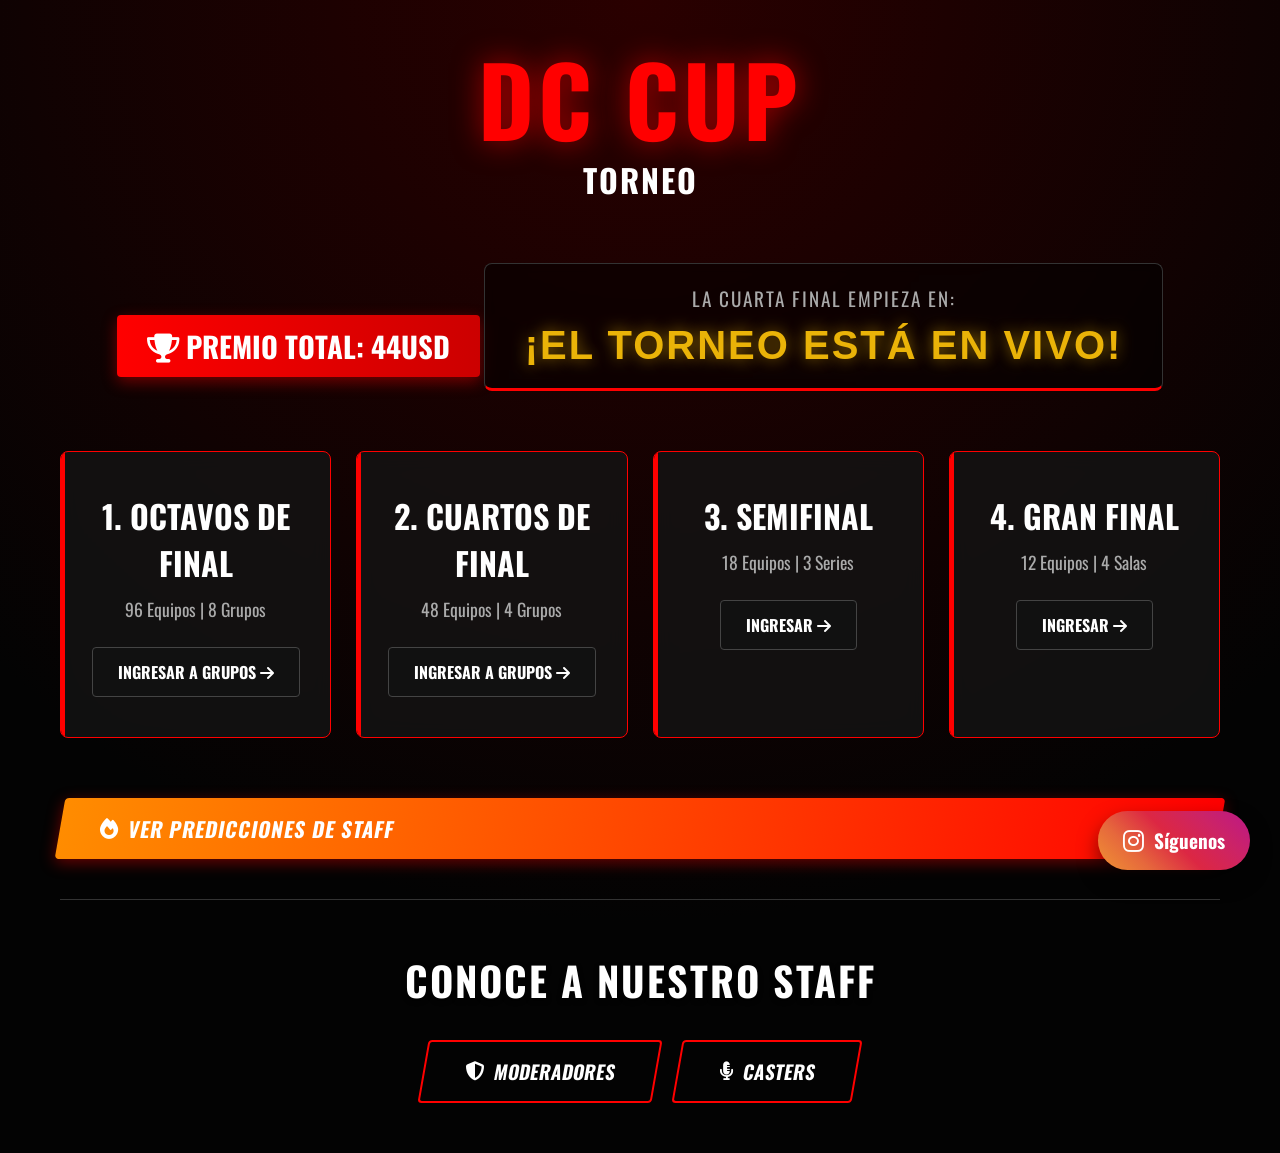
<file: index.html>
<!DOCTYPE html>
<html lang="es">
<head>
    <meta charset="UTF-8">
    <meta name="viewport" content="width=device-width, initial-scale=1.0">
    <title>DC CUP - Torneo de Free Fire</title>
    <link rel="stylesheet" href="css/index.css">
    <link href="https://fonts.googleapis.com/css2?family=Oswald:wght@400;700&display=swap" rel="stylesheet">
    <link rel="stylesheet" href="https://cdnjs.cloudflare.com/ajax/libs/font-awesome/6.4.0/css/all.min.css">
</head>
<body>
    <a href="https://instagram.com/cup_dc" target="_blank" class="floating-ig">
        <i class="fab fa-instagram"></i>
        <span>Síguenos</span>
    </a>

    <div class="hero-container">
        <header class="hero-header">
            <div class="logo-glow">
                <h1 class="title">DC CUP</h1>
            </div>
            <h2 class="subtitle">TORNEO</h2>
            <div class="prize-pool">
                <i class="fas fa-trophy"></i> PREMIO TOTAL: 44USD
            </div>

            <div class="countdown-container">
                <p class="countdown-label">LA CUARTA FINAL EMPIEZA EN:</p>
                <div id="countdown" class="countdown">
                    <!-- El contador se genera por JS -->
                </div>
            </div>
        </header>

        <main class="phases-grid">
            <a href="octavos.html" class="phase-card active-phase">
                <div class="card-glow"></div>
                <h3>1. OCTAVOS DE FINAL</h3>
                <p>96 Equipos | 8 Grupos</p>
                <span class="btn-ingresar">Ingresar a Grupos <i class="fas fa-arrow-right"></i></span>
            </a>
            
            <a href="cuartos.html" class="phase-card active-phase">
                <h3>2. CUARTOS DE FINAL</h3>
                <p>48 Equipos | 4 Grupos</p>
                <span class="btn-ingresar">Ingresar a Grupos <i class="fas fa-arrow-right"></i></span>
            </a>

            <a href="semifinal.html" class="phase-card active-phase">
                <h3>3. SEMIFINAL</h3>
                <p>18 Equipos | 3 Series</p>
                <span class="btn-ingresar">Ingresar <i class="fas fa-arrow-right"></i></span>
            </a>

            <a href="final.html" class="phase-card active-phase">
                <h3>4. GRAN FINAL</h3>
                <p>12 Equipos | 4 Salas</p>
                <span class="btn-ingresar">Ingresar <i class="fas fa-arrow-right"></i></span>
            </a>
        </main>

        <!-- ========================================== -->
        <!-- NUEVA SECCIÓN: BOTÓN DE PREDICCIONES       -->
        <!-- ========================================== -->
        <section class="predicciones-section" style="text-align: center; margin: 40px 0;">
            <a href="prediccion.html" class="staff-btn" style="font-size: 1.3rem; padding: 15px 40px; background: linear-gradient(90deg, #ff8c00, #ff0000); border: none; color: white; box-shadow: 0 4px 15px rgba(255, 0, 0, 0.4); text-transform: uppercase; letter-spacing: 1px;">
                <i class="fas fa-fire"></i> Ver Predicciones de Staff
            </a>
        </section>
        <!-- ========================================== -->

        <section class="staff-section">
            <h2 class="staff-title">CONOCE A NUESTRO STAFF</h2>
            <div class="staff-buttons">
                <a href="staff.html?view=moderadores" class="staff-btn">
                    <i class="fas fa-shield-alt"></i> Moderadores
                </a>
                <a href="staff.html?view=casters" class="staff-btn">
                    <i class="fas fa-microphone-alt"></i> Casters
                </a>
            </div>
        </section>
    </div>

    <script src="js/index.js"></script>
</body>
</html>
</file>
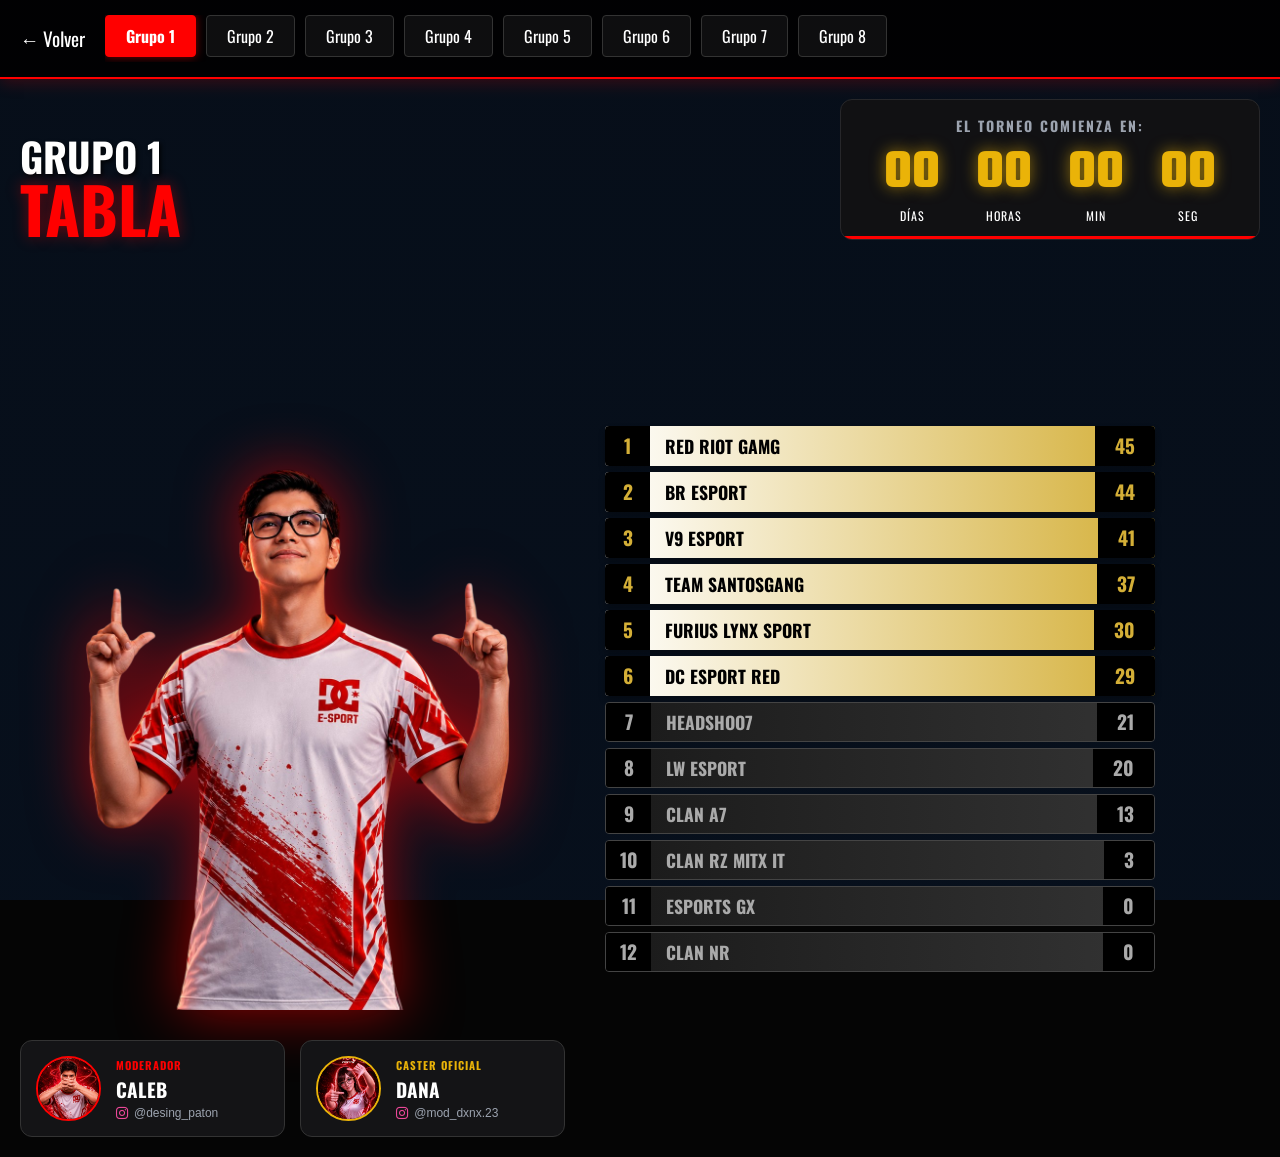
<file: octavos.html>
<!DOCTYPE html>
<html lang="es">
<head>
    <meta charset="UTF-8">
    <meta name="viewport" content="width=device-width, initial-scale=1.0">
    <title>Octavos de Final - DC CUP</title>
    <link rel="stylesheet" href="css/octavos.css">
    <link href="https://fonts.googleapis.com/css2?family=Oswald:wght@400;700&family=Teko:wght@500;700&display=swap" rel="stylesheet">
    <link rel="stylesheet" href="https://cdnjs.cloudflare.com/ajax/libs/font-awesome/6.4.0/css/all.min.css">
</head>
<body>
    <nav class="group-nav">
        <a href="index.html" class="back-btn">← Volver</a>
        <div class="group-buttons" id="groupButtons"></div>
    </nav>

    <div class="header-container">
        <div class="title-block">
            <h1 class="group-title">GRUPO <span id="currentGroupNum">1</span></h1>
            <h2 class="table-subtitle">TABLA</h2>
        </div>

        <div class="countdown-box">
            <p class="countdown-label">EL TORNEO COMIENZA EN:</p>
            <div class="countdown-timer">
                <div class="timer-segment">
                    <span id="days">00</span>
                    <span class="segment-label">DÍAS</span>
                </div>
                <div class="timer-segment">
                    <span id="hours">00</span>
                    <span class="segment-label">HORAS</span>
                </div>
                <div class="timer-segment">
                    <span id="mins">00</span>
                    <span class="segment-label">MIN</span>
                </div>
                <div class="timer-segment">
                    <span id="secs">00</span>
                    <span class="segment-label">SEG</span>
                </div>
            </div>
        </div>
    </div>

    <div class="octavos-container">
        
        <div class="left-column">
            <div class="player-showcase">
                <img src="assets/grupo1.png" alt="Jugador Destacado" id="playerImage" class="player-png">
            </div>

            <div class="staff-showcase">
                <div class="staff-card card-mod">
                    <img id="modImage" src="staff/modcaleb.jpeg" alt="Moderador" class="staff-avatar">
                    <div class="staff-info">
                        <span class="staff-role role-mod">MODERADOR</span>
                        <h3 id="modName" class="staff-name">Caleb</h3>
                        <a id="modInstagram" href="https://instagram.com/caleb_ig" target="_blank" class="staff-ig">
                            <i class="fab fa-instagram"></i> @caleb_ig
                        </a>
                    </div>
                </div>

                <div class="staff-card card-caster">
                    <img id="casterImage" src="staff/casterdana.jpeg" alt="Caster" class="staff-avatar">
                    <div class="staff-info">
                        <span class="staff-role role-caster">CASTER OFICIAL</span>
                        <h3 id="casterName" class="staff-name">Dana</h3>
                        <a id="casterInstagram" href="https://instagram.com/dana_ig" target="_blank" class="staff-ig">
                            <i class="fab fa-instagram"></i> @dana_ig
                        </a>
                    </div>
                </div>
            </div>
        </div>

        <div class="table-showcase">
            <div class="standings-table" id="standingsTable"></div>
        </div>

    </div>

    <script src="js/octavos.js"></script>
</body>
</html>
</file>
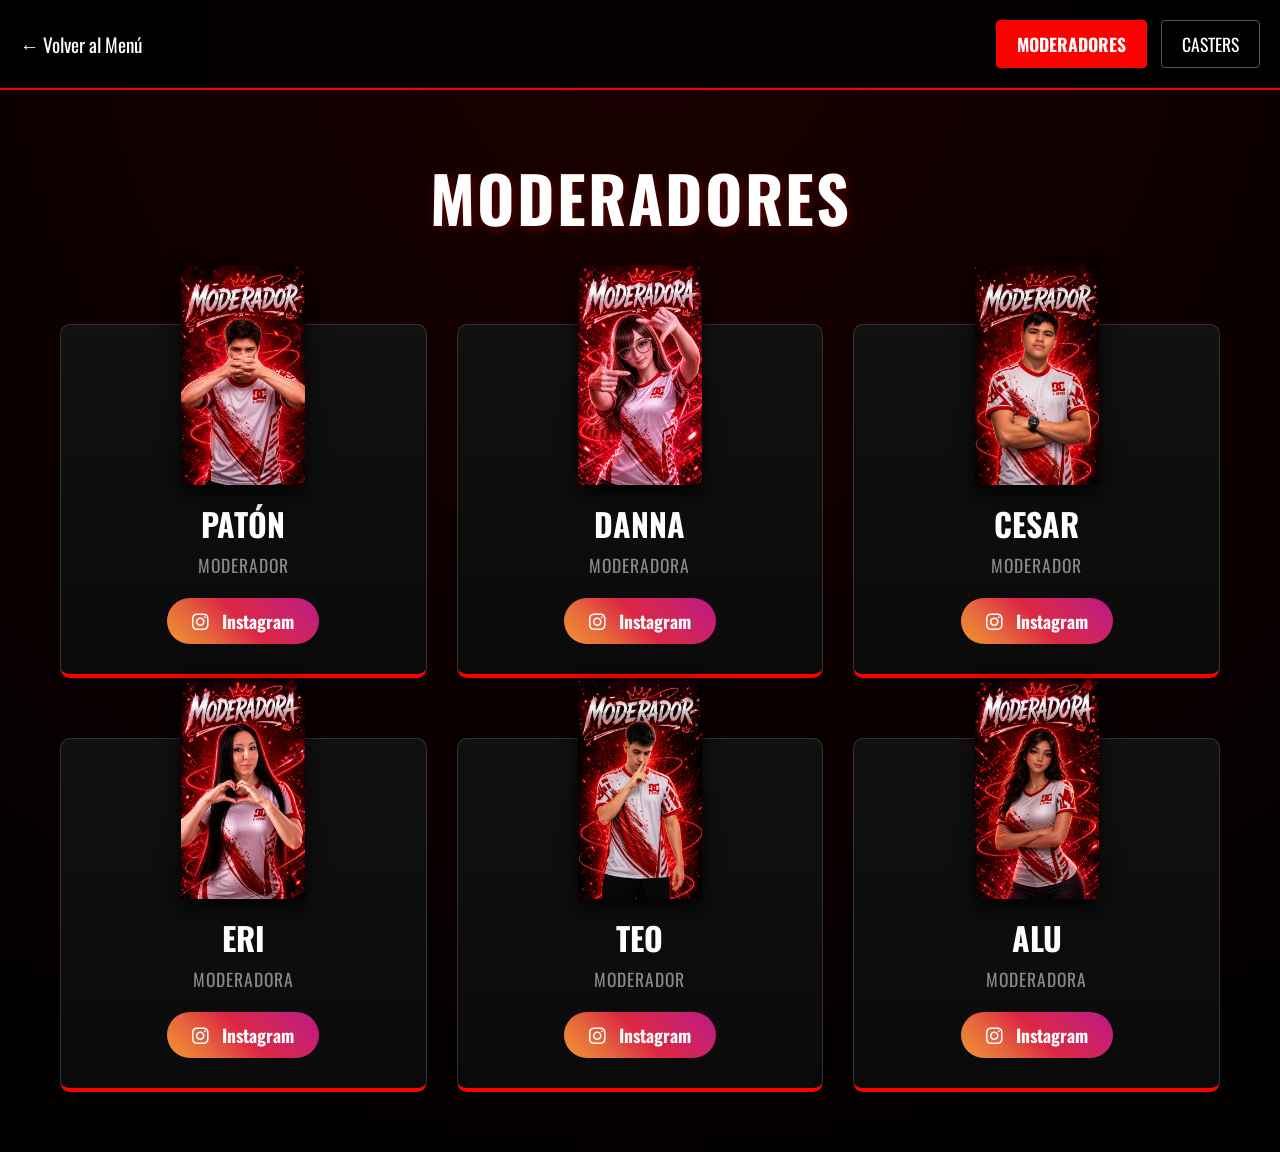
<file: staff.html>
<!DOCTYPE html>
<html lang="es">
<head>
    <meta charset="UTF-8">
    <meta name="viewport" content="width=device-width, initial-scale=1.0">
    <title>Staff - DC CUP</title>
    <link rel="stylesheet" href="css/staff.css">
    <link href="https://fonts.googleapis.com/css2?family=Oswald:wght@400;700&display=swap" rel="stylesheet">
    <link rel="stylesheet" href="https://cdnjs.cloudflare.com/ajax/libs/font-awesome/6.4.0/css/all.min.css">
</head>
<body>
    <nav class="top-nav">
        <a href="index.html" class="back-btn">← Volver al Menú</a>
        <div class="staff-tabs">
            <button id="btn-moderadores" onclick="renderStaff('moderadores')">Moderadores</button>
            <button id="btn-casters" onclick="renderStaff('casters')">Casters</button>
        </div>
    </nav>

    <div class="staff-container">
        <h1 id="staff-heading" class="staff-heading">MODERADORES</h1>
        
        <div class="staff-grid" id="staffGrid">
            </div>
    </div>

    <script src="js/staff.js"></script>
</body>
</html>
</file>
<file: css/index.css>
* { margin: 0; padding: 0; box-sizing: border-box; font-family: 'Oswald', sans-serif; }

body { 
    background-color: #030303; 
    /* Fondo inmersivo oscuro con un toque rojo */
    background-image: radial-gradient(circle at top center, #2a0000 0%, #030303 70%);
    color: white; 
    min-height: 100vh;
    overflow-x: hidden;
}

.hero-container { max-width: 1200px; margin: 0 auto; padding: 50px 20px; text-align: center; }

/* --- HEADER Y TÍTULOS --- */
.hero-header { margin-bottom: 60px; animation: fadeIn 1s ease-out; }
.logo-glow { display: inline-block; position: relative; }
.title { font-size: 6rem; color: #ff0000; text-transform: uppercase; letter-spacing: 4px; line-height: 1; text-shadow: 0 0 30px rgba(255, 0, 0, 0.6); margin-bottom: 10px; }
.subtitle { font-size: 2rem; color: #fff; letter-spacing: 2px; margin-bottom: 20px; }
.prize-pool { display: inline-block; background: linear-gradient(90deg, #ff0000, #cc0000); color: white; padding: 10px 30px; font-size: 1.8rem; font-weight: bold; border-radius: 4px; box-shadow: 0 5px 15px rgba(255,0,0,0.4); text-transform: uppercase; }

/* --- CONTADOR --- */
.countdown-container { margin-top: 40px; background: rgba(0, 0, 0, 0.5); border: 1px solid #333; display: inline-block; padding: 20px 40px; border-radius: 8px; backdrop-filter: blur(5px); border-bottom: 3px solid #ff0000; }
.countdown-label { color: #aaa; font-size: 1.2rem; margin-bottom: 10px; letter-spacing: 2px; }
.countdown { display: flex; gap: 20px; justify-content: center; }
.time-box { display: flex; flex-direction: column; align-items: center; }
.time-box span { font-size: 3rem; font-weight: bold; color: #d4af37; line-height: 1; text-shadow: 0 0 10px rgba(212, 175, 55, 0.5); }
.time-box p { font-size: 0.9rem; color: #fff; text-transform: uppercase; letter-spacing: 1px; }

/* --- TARJETAS DE FASES --- */
.phases-grid { display: grid; grid-template-columns: repeat(auto-fit, minmax(250px, 1fr)); gap: 25px; margin-bottom: 60px; }
.phase-card { background: rgba(20, 20, 20, 0.8); border: 1px solid #222; padding: 40px 20px; text-decoration: none; color: white; transition: all 0.4s ease; border-radius: 8px; position: relative; overflow: hidden; backdrop-filter: blur(10px); }
.phase-card::before { content: ''; position: absolute; top: 0; left: 0; width: 4px; height: 100%; background: #333; transition: 0.4s; }

.phase-card:hover { transform: translateY(-10px); border-color: #ff0000; box-shadow: 0 15px 30px rgba(0,0,0,0.8); }
.phase-card:hover::before { background: #ff0000; box-shadow: 0 0 15px #ff0000; }

.active-phase { border-color: #ff0000; }
.active-phase::before { background: #ff0000; }

.phase-card h3 { font-size: 2rem; margin-bottom: 10px; color: #fff; text-transform: uppercase; }
.phase-card p { color: #aaa; font-size: 1.1rem; margin-bottom: 25px; }

.btn-ingresar { display: inline-block; padding: 12px 25px; background: #111; border: 1px solid #444; border-radius: 4px; font-weight: bold; text-transform: uppercase; transition: 0.3s; color: #fff; }
.phase-card:hover .btn-ingresar { background: #ff0000; border-color: #ff0000; box-shadow: 0 0 15px rgba(255,0,0,0.5); }

.locked { opacity: 0.5; pointer-events: none; filter: grayscale(100%); }

/* --- STAFF --- */
.staff-section { border-top: 1px solid #333; padding-top: 50px; }
.staff-title { font-size: 2.5rem; margin-bottom: 30px; letter-spacing: 2px; text-shadow: 0 2px 5px #000; }
.staff-buttons { display: flex; justify-content: center; gap: 20px; flex-wrap: wrap; }
.staff-btn { background: transparent; color: white; text-decoration: none; padding: 15px 40px; font-size: 1.2rem; font-weight: bold; border: 2px solid #ff0000; border-radius: 4px; transition: 0.3s; text-transform: uppercase; display: flex; align-items: center; gap: 10px; transform: skewX(-10deg); }
.staff-btn i { transform: skewX(10deg); } /* Deshace la inclinación para el ícono y texto */
.staff-btn:hover { background: #ff0000; color: white; box-shadow: 0 0 20px rgba(255,0,0,0.6); }

/* --- BOTÓN INSTAGRAM FLOTANTE --- */
.floating-ig { position: fixed; bottom: 30px; right: 30px; background: linear-gradient(45deg, #f09433, #e6683c, #dc2743, #cc2366, #bc1888); color: white; padding: 15px 25px; border-radius: 50px; text-decoration: none; font-size: 1.2rem; font-weight: bold; display: flex; align-items: center; gap: 10px; box-shadow: 0 10px 20px rgba(0,0,0,0.5); z-index: 1000; transition: transform 0.3s, box-shadow 0.3s; }
.floating-ig:hover { transform: scale(1.1) translateY(-5px); box-shadow: 0 15px 25px rgba(220, 39, 67, 0.5); }
.floating-ig i { font-size: 1.5rem; }

@keyframes fadeIn { from { opacity: 0; transform: translateY(20px); } to { opacity: 1; transform: translateY(0); } }

@media (max-width: 768px) {
    .title { font-size: 4rem; }
    .countdown { flex-wrap: wrap; }
    .floating-ig { bottom: 20px; right: 20px; padding: 12px 20px; font-size: 1rem; }
}

/* --- REEMPLAZA ESTAS LÍNEAS DE TUS TÍTULOS --- */
/* La función clamp() hace que el texto crezca y se encoja entre un mínimo y un máximo */
.title { font-size: clamp(3.5rem, 10vw, 6rem); color: #ff0000; text-transform: uppercase; letter-spacing: 4px; line-height: 1; text-shadow: 0 0 30px rgba(255, 0, 0, 0.6); margin-bottom: 10px; }
.subtitle { font-size: clamp(1.2rem, 4vw, 2rem); color: #fff; letter-spacing: 2px; margin-bottom: 20px; }

/* --- AÑADE ESTO AL FINAL DE TU ARCHIVO INDEX.CSS --- */
/* Adaptación para Celulares y Tablets */
@media (max-width: 768px) {
    /* Ajustamos los márgenes para no desperdiciar pantalla */
    .hero-container { padding: 30px 15px; }
    
    /* El contador se hace más compacto */
    .countdown-container { padding: 15px 20px; width: 100%; }
    .countdown { gap: 10px; }
    .time-box span { font-size: 2rem; }
    
    /* Los botones de staff se apilan uno sobre otro en celular */
    .staff-buttons { flex-direction: column; align-items: stretch; padding: 0 20px; }
    .staff-btn { text-align: center; justify-content: center; transform: skewX(0deg); }
    .staff-btn i { transform: skewX(0deg); }
    
    /* El botón de IG se hace un poco más pequeño para no estorbar */
    .floating-ig { bottom: 15px; right: 15px; padding: 10px 15px; font-size: 1rem; }
    
    /* Las tarjetas ocupan el 100% del ancho disponible */
    .phases-grid { grid-template-columns: 1fr; }
}
</file>
<file: css/octavos.css>
/* =========================================
   1. ESTILOS GLOBALES Y FONDO
========================================= */
* { 
    margin: 0; 
    padding: 0; 
    box-sizing: border-box; 
    font-family: 'Oswald', sans-serif; 
}

body { 
    background-color: #050505;
    background-image: linear-gradient(rgba(7, 16, 29, 0.85), rgba(7, 16, 29, 0.95)), url('https://images.unsplash.com/photo-1542751371-adc38448a05e?q=80&w=2070'); 
    background-size: cover;
    background-position: center;
    background-attachment: fixed;
    color: white; 
    min-height: 100vh; 
    overflow-x: hidden; 
}

/* =========================================
   2. NAVEGACIÓN Y BOTONES DE GRUPO
========================================= */
.group-nav { 
    padding: 15px 20px; 
    display: flex; 
    align-items: center; 
    background: rgba(0,0,0,0.9); 
    border-bottom: 2px solid #ff0000; 
    box-shadow: 0 4px 15px rgba(255,0,0,0.2); 
}

.back-btn { 
    color: white; 
    text-decoration: none; 
    font-size: 1.2rem; 
    margin-right: 20px; 
    transition: 0.3s; 
    white-space: nowrap;
}
.back-btn:hover { color: #ff0000; }

.group-buttons {
    display: flex;
    overflow-x: auto; 
    white-space: nowrap; 
    width: 100%;
    gap: 10px;
    padding-bottom: 5px;
}
.group-buttons::-webkit-scrollbar { height: 0px; background: transparent; }

.group-buttons button { 
    background: rgba(255,255,255,0.05); 
    color: white; 
    border: 1px solid #333; 
    padding: 8px 20px; 
    cursor: pointer; 
    font-size: 1rem; 
    border-radius: 4px; 
    transition: 0.3s; 
}
.group-buttons button.active, .group-buttons button:hover { 
    background: #ff0000; 
    color: white; 
    border-color: #ff0000; 
    font-weight: bold; 
    box-shadow: 0 0 10px rgba(255,0,0,0.5); 
}

/* =========================================
   3. CABECERA: TÍTULOS Y TEMPORIZADOR
========================================= */
.header-container {
    display: flex;
    flex-direction: column;
    align-items: center;
    justify-content: space-between;
    max-width: 1400px;
    margin: 20px auto 0;
    padding: 0 20px;
    gap: 20px;
}

@media (min-width: 900px) {
    .header-container { 
        flex-direction: row; 
        align-items: flex-end;
    }
}

.title-block {
    text-align: center;
}
@media (min-width: 900px) {
    .title-block { text-align: left; }
}

.group-title { font-size: 2.5rem; color: #fff; margin-bottom: -10px; text-shadow: 2px 2px 4px rgba(0,0,0,0.8); }
.table-subtitle { font-size: clamp(3rem, 5vw, 4.5rem); color: #ff0000; text-transform: uppercase; line-height: 1; text-shadow: 0 0 15px rgba(255,0,0,0.4); }

/* --- Caja del Temporizador (Estilo Imagen 2) --- */
.countdown-box {
    background-color: #111113;
    border: 1px solid #27272a;
    border-radius: 12px;
    padding: 15px 25px;
    text-align: center;
    width: 100%;
    max-width: 420px;
    position: relative;
    overflow: hidden;
}

/* Línea roja inferior */
.countdown-box::after {
    content: '';
    position: absolute;
    bottom: 0;
    left: 0;
    width: 100%;
    height: 3px;
    background-color: #ff0000;
}

.countdown-label {
    color: #9ca3af;
    font-size: 14px;
    letter-spacing: 2px;
    margin-bottom: 10px;
    font-weight: bold;
}

.countdown-timer {
    display: flex;
    justify-content: space-around;
}

.timer-segment {
    display: flex;
    flex-direction: column;
    align-items: center;
}

.timer-segment span:first-child {
    font-family: 'Teko', sans-serif;
    font-size: 3.5rem;
    font-weight: 700;
    color: #eab308; /* Dorado */
    text-shadow: 0 0 15px rgba(234, 179, 8, 0.6); /* Brillo neón */
    line-height: 1;
}

.segment-label {
    font-size: 12px;
    color: #fff;
    margin-top: 5px;
    font-weight: normal;
    letter-spacing: 1px;
}

/* =========================================
   4. CONTENEDOR PRINCIPAL: JUGADOR, STAFF Y TABLA
========================================= */
.octavos-container { 
    display: flex; 
    max-width: 1400px; 
    margin: 0 auto; 
    padding: 20px; 
    gap: 40px;
}

/* Columna Izquierda (Jugador + Staff) */
.left-column {
    flex: 1;
    display: flex;
    flex-direction: column;
    gap: 30px;
    justify-content: flex-end;
}

.player-showcase { 
    position: relative; 
    display: flex; 
    align-items: flex-end; 
    justify-content: center; 
}
.player-png { 
    width: 100%; 
    max-width: 500px; 
    object-fit: contain; 
    filter: drop-shadow(0px 0px 30px rgba(255, 0, 0, 0.6)); 
    z-index: 2; 
}

/* --- Sección Staff (Moderador y Caster) --- */
.staff-showcase {
    display: grid;
    grid-template-columns: 1fr;
    gap: 15px;
    z-index: 3;
}

@media (min-width: 1200px) {
    .staff-showcase { grid-template-columns: 1fr 1fr; } /* Lado a lado en pantallas grandes */
}

.staff-card {
    background-color: #141416;
    border: 1px solid #333;
    border-radius: 12px;
    padding: 15px;
    display: flex;
    align-items: center;
    gap: 15px;
    transition: 0.3s;
}

.card-mod:hover { border-color: #ff0000; box-shadow: 0 0 15px rgba(255,0,0,0.2); }
.card-caster:hover { border-color: #eab308; box-shadow: 0 0 15px rgba(234,179,8,0.2); }

.staff-avatar {
    width: 65px;
    height: 65px;
    border-radius: 50%;
    object-fit: cover;
}

.card-mod .staff-avatar { border: 2px solid #ff0000; }
.card-caster .staff-avatar { border: 2px solid #eab308; }

.staff-info {
    display: flex;
    flex-direction: column;
}

.staff-role { font-size: 11px; font-weight: bold; letter-spacing: 1px; }
.role-mod { color: #ff0000; }
.role-caster { color: #eab308; }

.staff-name { font-size: 1.2rem; margin: 2px 0; color: white; text-transform: uppercase; }

.staff-ig {
    font-family: sans-serif;
    font-size: 12px;
    color: #9ca3af;
    text-decoration: none;
    display: flex;
    align-items: center;
    gap: 6px;
    transition: 0.2s;
}
.staff-ig i { color: #ec4899; font-size: 14px; }
.staff-ig:hover { color: white; }

/* Lado Derecho (Tabla) */
.table-showcase { 
    flex: 1.2; 
    z-index: 3; 
    display: flex; 
    flex-direction: column; 
    justify-content: center; 
}

/* =========================================
   5. ESTILOS DE LA TABLA Y EQUIPOS
========================================= */
.standings-table { 
    display: flex; 
    flex-direction: column; 
    gap: 6px; 
    width: 100%; 
    max-width: 550px; 
}

/* Equipos Clasificados (Puestos 1 al 6 - Dorado) */
.team-row.qualified { 
    display: flex; 
    align-items: center; 
    background: linear-gradient(90deg, #ffffff 0%, #d4af37 100%); 
    color: black; 
    border-radius: 4px; 
    overflow: hidden; 
    height: 40px; 
    font-weight: bold; 
    box-shadow: 0 4px 6px rgba(0,0,0,0.3); 
}

/* Equipos Eliminados o Cupos vacíos (Puestos 7 al 12 - Oscuro) */
.team-row.eliminated { 
    display: flex; 
    align-items: center; 
    background: linear-gradient(90deg, #1a1a1a 0%, #333333 100%); 
    color: #aaa; 
    border: 1px solid #444; 
    border-radius: 4px; 
    overflow: hidden; 
    height: 40px; 
    font-weight: bold; 
}

.rank { 
    background: #000; 
    color: #d4af37; 
    width: 45px; 
    height: 100%; 
    display: flex; 
    align-items: center; 
    justify-content: center; 
    font-size: 1.2rem; 
}
.team-row.eliminated .rank { color: #aaa; }

.name { 
    flex: 1; 
    text-transform: uppercase; 
    font-size: 1.1rem; 
    padding-left: 15px; 
}

.points { 
    background: #000; 
    color: #d4af37; 
    padding: 0 20px; 
    height: 100%; 
    display: flex; 
    align-items: center; 
    font-size: 1.2rem; 
    font-weight: bold; 
}
.team-row.eliminated .points { color: #aaa; }

/* Animación para cuando cambia la imagen del jugador */
.fade-in { animation: imageFadeIn 0.4s ease-out forwards; }
@keyframes imageFadeIn {
    0% { opacity: 0; transform: translateY(15px); }
    100% { opacity: 1; transform: translateY(0); }
}

/* =========================================
   6. ADAPTACIÓN PARA CELULARES (RESPONSIVE)
========================================= */
@media (max-width: 900px) {
    .octavos-container { 
        flex-direction: column;
        padding: 20px 10px; 
        gap: 20px;
    }
    
    .player-showcase { 
        display: none; /* Oculta la foto del jugador en celular para dar espacio */
    }

    /* Las tarjetas del staff SI se muestran en celular, en una cuadrícula */
    .staff-showcase {
        grid-template-columns: 1fr;
        margin-bottom: 20px;
    }
    
    .table-showcase { 
        width: 100%; 
        align-items: center; 
        text-align: center;
    }

    /* Ajuste de tamaños de tabla en pantallas pequeñas */
    .standings-table { max-width: 100%; }
    .name { font-size: 0.9rem; padding-left: 10px; text-align: left; }
    .points { padding: 0 15px; font-size: 1.1rem; }
    .rank { width: 35px; font-size: 1rem; }
}

@media (max-width: 480px) {
    .timer-segment span:first-child { font-size: 2.5rem; } /* Temporizador más pequeño en celulares muy chicos */
    .countdown-box { padding: 10px; }
}
</file>
<file: css/staff.css>
* { margin: 0; padding: 0; box-sizing: border-box; font-family: 'Oswald', sans-serif; }

body { 
    background-color: #050505;
    background-image: radial-gradient(circle at top, #1a0000 0%, #000000 100%);
    color: white; 
    min-height: 100vh; 
}

/* Navegación */
.top-nav { padding: 20px; display: flex; align-items: center; justify-content: space-between; background: rgba(0,0,0,0.8); border-bottom: 2px solid #ff0000; }
.back-btn { color: white; text-decoration: none; font-size: 1.2rem; transition: 0.3s; }
.back-btn:hover { color: #ff0000; }

.staff-tabs button { background: transparent; color: white; border: 1px solid #555; padding: 10px 20px; margin-left: 10px; cursor: pointer; font-size: 1.1rem; border-radius: 4px; transition: 0.3s; text-transform: uppercase; }
.staff-tabs button.active, .staff-tabs button:hover { background: #ff0000; border-color: #ff0000; font-weight: bold; }

/* Contenedor Principal */
.staff-container { max-width: 1200px; margin: 0 auto; padding: 60px 20px; text-align: center; }
.staff-heading { font-size: 4rem; color: #fff; text-transform: uppercase; letter-spacing: 2px; margin-bottom: 80px; text-shadow: 2px 2px 10px rgba(255,0,0,0.3); }

/* Grid de Tarjetas */
.staff-grid { display: grid; grid-template-columns: repeat(auto-fit, minmax(280px, 1fr)); gap: 60px 30px; }

/* Tarjeta Individual */
.staff-card { 
    background: linear-gradient(180deg, #111 0%, #0a0a0a 100%); 
    border: 1px solid #333; 
    border-radius: 10px; 
    padding: 0 20px 30px 20px; 
    position: relative; 
    transition: all 0.3s ease; 
    border-bottom: 4px solid #ff0000; 
}
.staff-card:hover { transform: translateY(-10px); border-color: #ff0000; box-shadow: 0 15px 30px rgba(255,0,0,0.2); }

/* Contenedor de la Imagen PNG (Sobresale hacia arriba) */
.img-wrapper { 
    height: 220px; 
    margin-top: -60px; /* Hace que la imagen salga de la caja */
    display: flex; 
    justify-content: center; 
    align-items: flex-end; 
    margin-bottom: 15px; 
}
.img-wrapper img { 
    max-height: 100%; 
    object-fit: contain; 
    filter: drop-shadow(0 10px 10px rgba(0,0,0,0.8)); 
}

/* Textos y Botón */
.staff-name { font-size: 2rem; color: #fff; text-transform: uppercase; margin-bottom: 5px; }
.staff-role { color: #888; font-size: 1.1rem; margin-bottom: 20px; text-transform: uppercase; letter-spacing: 1px; }

.ig-btn { 
    display: inline-block; 
    background: linear-gradient(45deg, #f09433 0%, #e6683c 25%, #dc2743 50%, #cc2366 75%, #bc1888 100%); 
    color: white; 
    text-decoration: none; 
    padding: 10px 25px; 
    border-radius: 30px; 
    font-size: 1.1rem; 
    font-weight: bold; 
    transition: transform 0.3s, box-shadow 0.3s; 
}
.ig-btn i { margin-right: 8px; font-size: 1.2rem; }
.ig-btn:hover { transform: scale(1.05); box-shadow: 0 5px 15px rgba(220, 39, 67, 0.4); }
</file>
